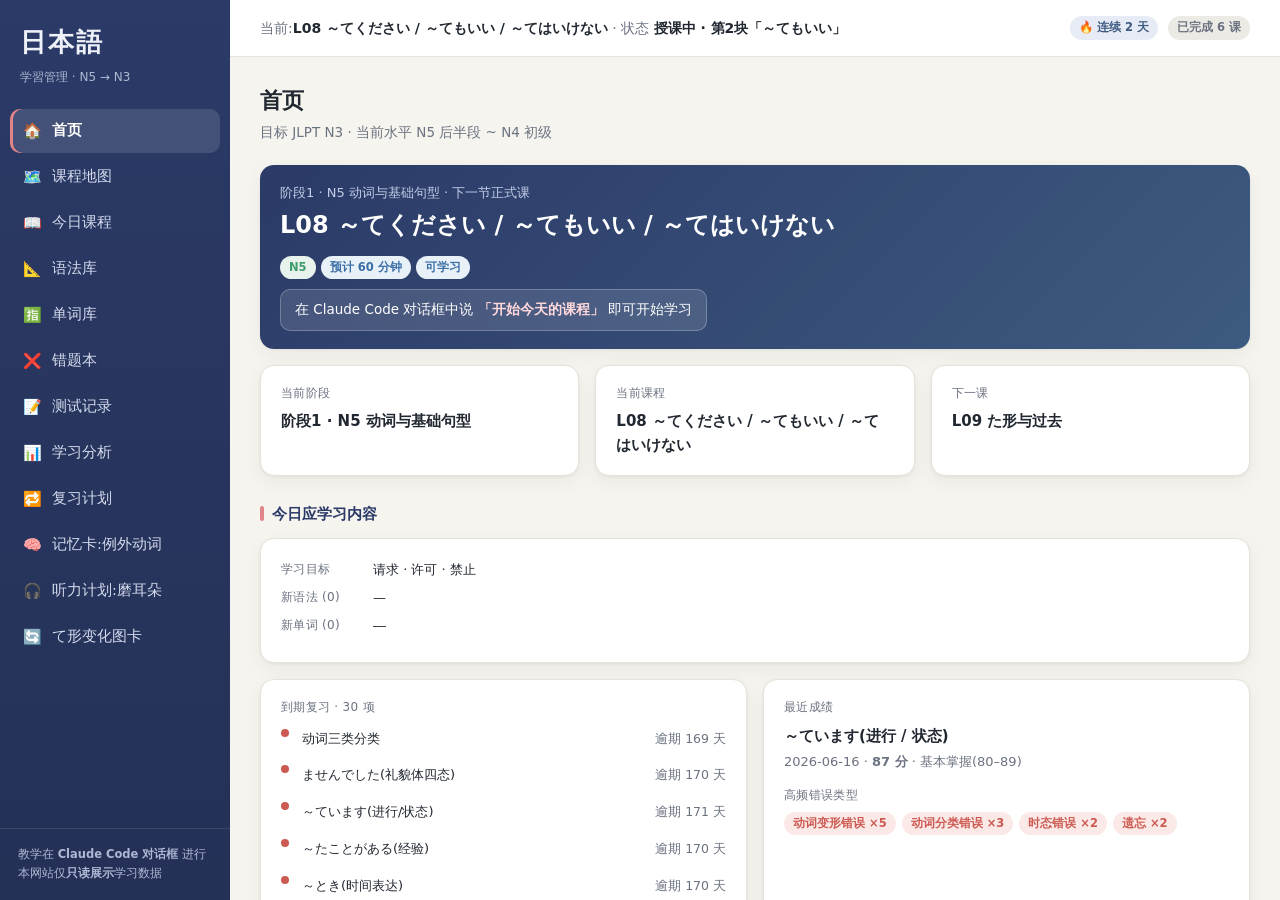
<file: index.html>
<!DOCTYPE html>
<html lang="zh-CN">
<head>
  <meta charset="UTF-8" />
  <meta name="viewport" content="width=device-width, initial-scale=1.0" />
  <meta http-equiv="refresh" content="0; url=web/" />
  <link rel="canonical" href="web/" />
  <title>日本語学習 · 学习管理后台</title>
  <style>body{font-family:system-ui,"PingFang SC",sans-serif;background:#f6f4ef;color:#2b3a67;display:flex;height:100vh;align-items:center;justify-content:center;margin:0}</style>
</head>
<body>
  <p>正在进入学习仪表盘…&nbsp; 如未自动跳转,请点击 <a href="web/">这里</a>。</p>
</body>
</html>
</file>
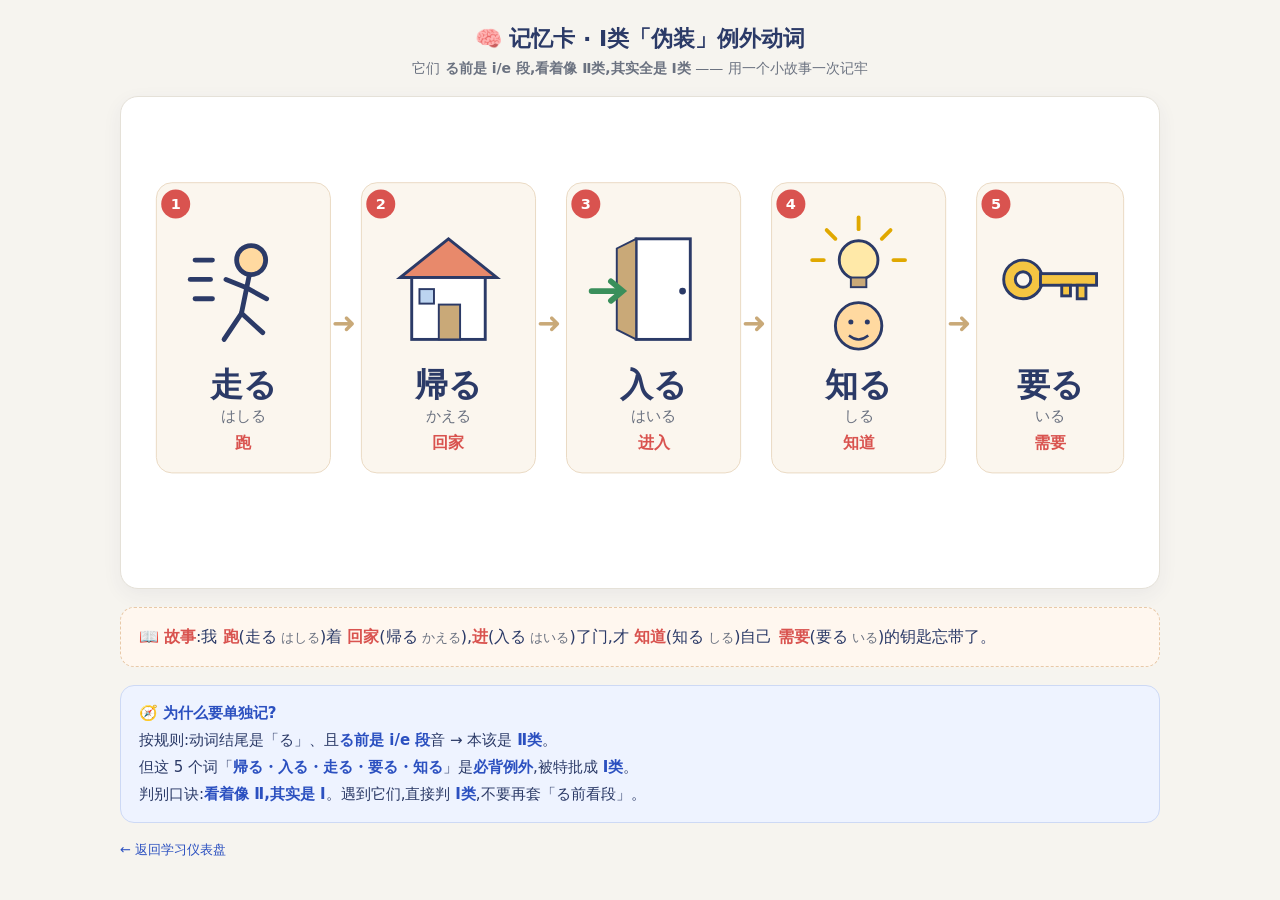
<file: web/cards/exception-verbs.html>
<!DOCTYPE html>
<html lang="zh-CN">
<head>
  <meta charset="UTF-8" />
  <meta name="viewport" content="width=device-width, initial-scale=1.0" />
  <title>记忆卡 · Ⅰ类例外动词(帰る・入る・走る・要る・知る)</title>
  <style>
    :root{ --bg:#f6f4ef; --ink:#2b3a67; --muted:#6b7280; --accent:#d9534f; --card:#fff; --line:#e5e1d8; }
    *{box-sizing:border-box}
    body{font-family:system-ui,"PingFang SC","Hiragino Sans",sans-serif;background:var(--bg);color:var(--ink);margin:0;padding:24px 16px;display:flex;flex-direction:column;align-items:center;gap:18px}
    .head{max-width:1040px;width:100%;text-align:center}
    .head h1{font-size:22px;margin:0 0 6px}
    .head p{margin:0;color:var(--muted);font-size:14px}
    .card{background:var(--card);border:1px solid var(--line);border-radius:18px;max-width:1040px;width:100%;padding:18px 16px;box-shadow:0 6px 20px rgba(43,58,103,.06)}
    .story{max-width:1040px;width:100%;background:#fff7ef;border:1px dashed #e8c9a8;border-radius:14px;padding:14px 18px;font-size:16px;line-height:1.9}
    .story b{color:var(--accent)}
    .story .kana{color:var(--muted);font-size:13px}
    .rule{max-width:1040px;width:100%;background:#eef3ff;border:1px solid #cdd9f5;border-radius:14px;padding:14px 18px;font-size:15px;line-height:1.8}
    .rule b{color:#2b50c0}
    svg{width:100%;height:auto;display:block}
    .back{max-width:1040px;width:100%;font-size:13px}
    .back a{color:#2b50c0;text-decoration:none}
    @media(max-width:560px){ .head h1{font-size:19px} .story,.rule{font-size:14px} }
  </style>
</head>
<body>
  <div class="head">
    <h1>🧠 记忆卡 · Ⅰ类「伪装」例外动词</h1>
    <p>它们 <b>る前是 i/e 段,看着像 Ⅱ类,其实全是 Ⅰ类</b> —— 用一个小故事一次记牢</p>
  </div>

  <div class="card">
    <svg viewBox="0 0 1040 470" role="img" aria-label="五格连环画:跑着回家,进门,才知道需要的钥匙忘带了">
      <!-- panels -->
      <g font-family="system-ui,'PingFang SC',sans-serif">
        <!-- ===== PANEL 1 走る ===== -->
        <g>
          <rect x="20" y="70" width="180" height="300" rx="16" fill="#fbf6ee" stroke="#ead9c2"/>
          <circle cx="40" cy="92" r="15" fill="#d9534f"/><text x="40" y="97" text-anchor="middle" fill="#fff" font-size="15" font-weight="700">1</text>
          <!-- runner -->
          <g stroke="#2b3a67" stroke-width="5" stroke-linecap="round" fill="none">
            <line x1="60" y1="150" x2="78" y2="150"/><line x1="55" y1="170" x2="76" y2="170"/><line x1="60" y1="190" x2="78" y2="190"/>
            <circle cx="118" cy="150" r="15" fill="#ffd9a0" stroke="#2b3a67"/>
            <line x1="116" y1="166" x2="108" y2="205"/>
            <line x1="112" y1="178" x2="92" y2="170"/><line x1="112" y1="178" x2="134" y2="190"/>
            <line x1="108" y1="205" x2="90" y2="232"/><line x1="108" y1="205" x2="130" y2="225"/>
          </g>
          <text x="110" y="290" text-anchor="middle" font-size="34" font-weight="800" fill="#2b3a67">走る</text>
          <text x="110" y="316" text-anchor="middle" font-size="15" fill="#6b7280">はしる</text>
          <text x="110" y="344" text-anchor="middle" font-size="17" fill="#d9534f" font-weight="700">跑</text>
        </g>
        <!-- arrow -->
        <text x="214" y="225" text-anchor="middle" font-size="30" fill="#c9a978">➜</text>

        <!-- ===== PANEL 2 帰る ===== -->
        <g>
          <rect x="232" y="70" width="180" height="300" rx="16" fill="#fbf6ee" stroke="#ead9c2"/>
          <circle cx="252" cy="92" r="15" fill="#d9534f"/><text x="252" y="97" text-anchor="middle" fill="#fff" font-size="15" font-weight="700">2</text>
          <!-- house -->
          <polygon points="322,128 372,168 272,168" fill="#e8896b" stroke="#2b3a67" stroke-width="3"/>
          <rect x="284" y="168" width="76" height="64" fill="#fff" stroke="#2b3a67" stroke-width="3"/>
          <rect x="312" y="196" width="22" height="36" fill="#c9a978" stroke="#2b3a67" stroke-width="2"/>
          <rect x="292" y="180" width="15" height="15" fill="#bcd4f0" stroke="#2b3a67" stroke-width="2"/>
          <text x="322" y="290" text-anchor="middle" font-size="34" font-weight="800" fill="#2b3a67">帰る</text>
          <text x="322" y="316" text-anchor="middle" font-size="15" fill="#6b7280">かえる</text>
          <text x="322" y="344" text-anchor="middle" font-size="17" fill="#d9534f" font-weight="700">回家</text>
        </g>
        <text x="426" y="225" text-anchor="middle" font-size="30" fill="#c9a978">➜</text>

        <!-- ===== PANEL 3 入る ===== -->
        <g>
          <rect x="444" y="70" width="180" height="300" rx="16" fill="#fbf6ee" stroke="#ead9c2"/>
          <circle cx="464" cy="92" r="15" fill="#d9534f"/><text x="464" y="97" text-anchor="middle" fill="#fff" font-size="15" font-weight="700">3</text>
          <!-- doorway -->
          <rect x="516" y="128" width="56" height="104" fill="#fff" stroke="#2b3a67" stroke-width="3"/>
          <polygon points="516,128 516,232 496,222 496,138" fill="#c9a978" stroke="#2b3a67" stroke-width="2"/>
          <circle cx="564" cy="182" r="3.5" fill="#2b3a67"/>
          <!-- enter arrow -->
          <g stroke="#3a8f5b" stroke-width="6" stroke-linecap="round" fill="none">
            <line x1="470" y1="182" x2="500" y2="182"/>
            <polyline points="490,172 502,182 490,192"/>
          </g>
          <text x="534" y="290" text-anchor="middle" font-size="34" font-weight="800" fill="#2b3a67">入る</text>
          <text x="534" y="316" text-anchor="middle" font-size="15" fill="#6b7280">はいる</text>
          <text x="534" y="344" text-anchor="middle" font-size="17" fill="#d9534f" font-weight="700">进入</text>
        </g>
        <text x="638" y="225" text-anchor="middle" font-size="30" fill="#c9a978">➜</text>

        <!-- ===== PANEL 4 知る ===== -->
        <g>
          <rect x="656" y="70" width="180" height="300" rx="16" fill="#fbf6ee" stroke="#ead9c2"/>
          <circle cx="676" cy="92" r="15" fill="#d9534f"/><text x="676" y="97" text-anchor="middle" fill="#fff" font-size="15" font-weight="700">4</text>
          <!-- lightbulb (idea) -->
          <g stroke="#e0a800" stroke-width="4" stroke-linecap="round">
            <line x1="746" y1="118" x2="746" y2="106"/><line x1="722" y1="128" x2="713" y2="119"/>
            <line x1="770" y1="128" x2="779" y2="119"/><line x1="710" y1="150" x2="698" y2="150"/><line x1="782" y1="150" x2="794" y2="150"/>
          </g>
          <circle cx="746" cy="150" r="20" fill="#ffe9a8" stroke="#2b3a67" stroke-width="3"/>
          <rect x="738" y="168" width="16" height="10" fill="#c9a978" stroke="#2b3a67" stroke-width="2"/>
          <!-- head -->
          <circle cx="746" cy="218" r="24" fill="#ffd9a0" stroke="#2b3a67" stroke-width="3"/>
          <circle cx="738" cy="214" r="2.6" fill="#2b3a67"/><circle cx="755" cy="214" r="2.6" fill="#2b3a67"/>
          <path d="M736 228 Q746 236 756 228" fill="none" stroke="#2b3a67" stroke-width="2.5"/>
          <text x="746" y="290" text-anchor="middle" font-size="34" font-weight="800" fill="#2b3a67">知る</text>
          <text x="746" y="316" text-anchor="middle" font-size="15" fill="#6b7280">しる</text>
          <text x="746" y="344" text-anchor="middle" font-size="17" fill="#d9534f" font-weight="700">知道</text>
        </g>
        <text x="850" y="225" text-anchor="middle" font-size="30" fill="#c9a978">➜</text>

        <!-- ===== PANEL 5 要る ===== -->
        <g>
          <rect x="868" y="70" width="152" height="300" rx="16" fill="#fbf6ee" stroke="#ead9c2"/>
          <circle cx="888" cy="92" r="15" fill="#d9534f"/><text x="888" y="97" text-anchor="middle" fill="#fff" font-size="15" font-weight="700">5</text>
          <!-- key -->
          <g stroke="#2b3a67" stroke-width="3">
            <circle cx="916" cy="170" r="20" fill="#f5c542"/>
            <circle cx="916" cy="170" r="8" fill="#fbf6ee"/>
            <rect x="934" y="164" width="58" height="12" fill="#f5c542"/>
            <rect x="972" y="176" width="9" height="14" fill="#f5c542"/>
            <rect x="956" y="176" width="9" height="11" fill="#f5c542"/>
          </g>
          <text x="944" y="290" text-anchor="middle" font-size="34" font-weight="800" fill="#2b3a67">要る</text>
          <text x="944" y="316" text-anchor="middle" font-size="15" fill="#6b7280">いる</text>
          <text x="944" y="344" text-anchor="middle" font-size="17" fill="#d9534f" font-weight="700">需要</text>
        </g>
      </g>
    </svg>
  </div>

  <div class="story">
    📖 <b>故事</b>:我&nbsp;<b>跑</b>(走る<span class="kana"> はしる</span>)着&nbsp;<b>回家</b>(帰る<span class="kana"> かえる</span>),<b>进</b>(入る<span class="kana"> はいる</span>)了门,才&nbsp;<b>知道</b>(知る<span class="kana"> しる</span>)自己&nbsp;<b>需要</b>(要る<span class="kana"> いる</span>)的钥匙忘带了。
  </div>

  <div class="rule">
    🧭 <b>为什么要单独记?</b><br/>
    按规则:动词结尾是「る」、且<b>る前是 i/e 段</b>音 → 本该是 <b>Ⅱ类</b>。<br/>
    但这 5 个词「<b>帰る・入る・走る・要る・知る</b>」是<b>必背例外</b>,被特批成 <b>Ⅰ类</b>。<br/>
    判别口诀:<b>看着像 Ⅱ,其实是 Ⅰ</b>。遇到它们,直接判 <b>Ⅰ类</b>,不要再套「る前看段」。
  </div>

  <div class="back"><a href="../">← 返回学习仪表盘</a></div>
</body>
</html>
</file>
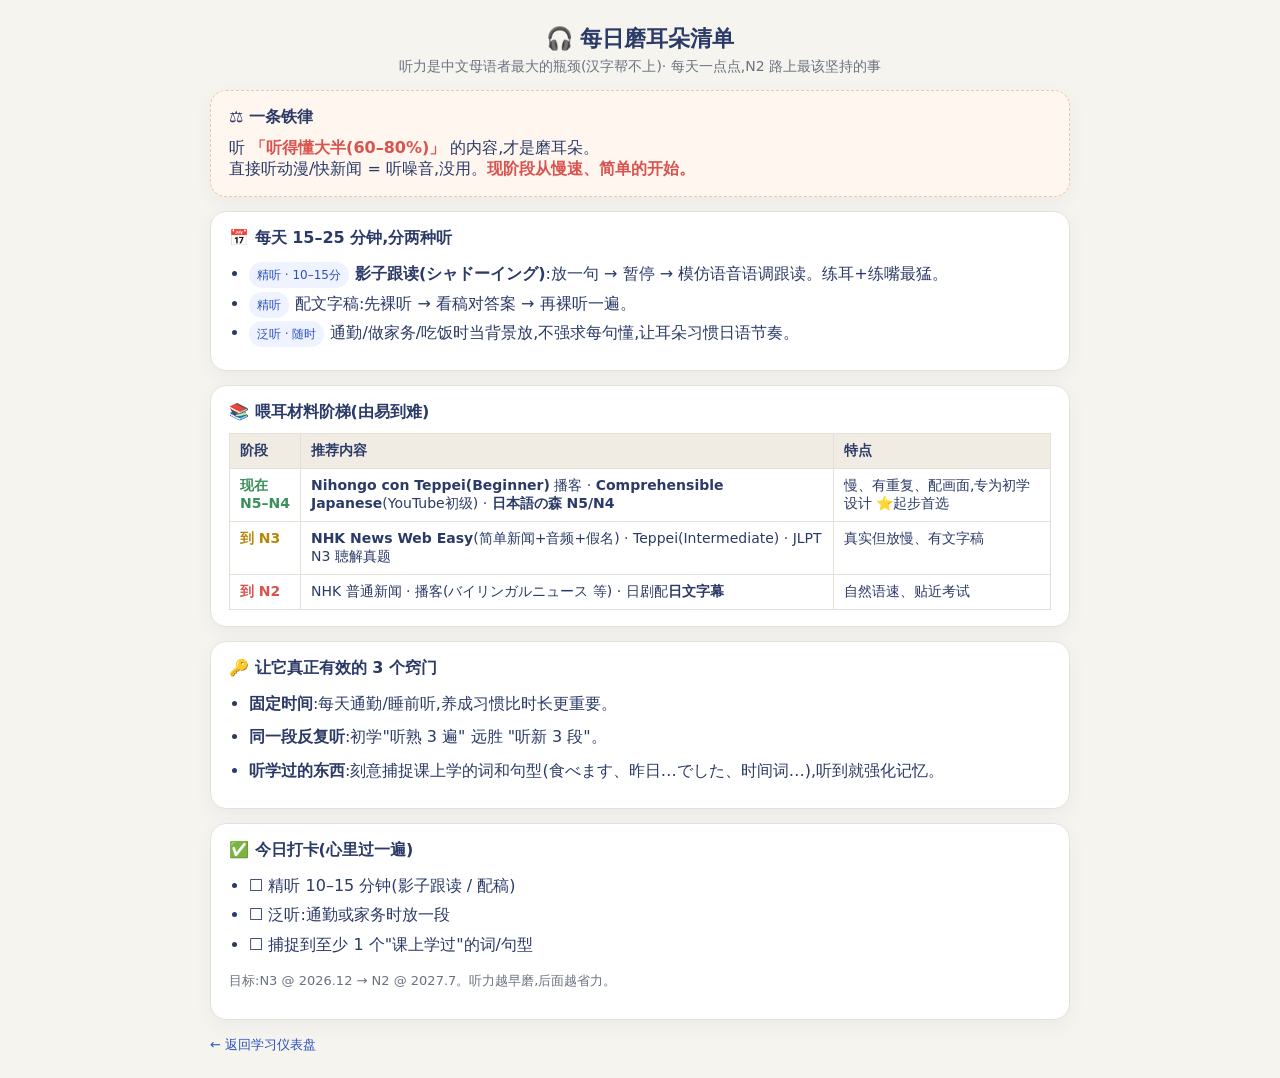
<file: web/cards/listening-plan.html>
<!DOCTYPE html>
<html lang="zh-CN">
<head>
  <meta charset="UTF-8" />
  <meta name="viewport" content="width=device-width, initial-scale=1.0" />
  <title>每日磨耳朵清单 · 听力训练计划</title>
  <style>
    :root{ --bg:#f6f4ef; --ink:#2b3a67; --muted:#6b7280; --accent:#d9534f; --green:#3a8f5b; --blue:#2b50c0; --card:#fff; --line:#e5e1d8; }
    *{box-sizing:border-box}
    body{font-family:system-ui,"PingFang SC","Hiragino Sans",sans-serif;background:var(--bg);color:var(--ink);margin:0;padding:24px 16px;display:flex;flex-direction:column;align-items:center;gap:16px}
    .wrap{max-width:860px;width:100%}
    h1{font-size:22px;margin:0 0 4px;text-align:center}
    .sub{color:var(--muted);font-size:14px;text-align:center;margin:0 0 8px}
    .card{background:var(--card);border:1px solid var(--line);border-radius:16px;padding:16px 18px;margin-top:14px;box-shadow:0 6px 18px rgba(43,58,103,.05)}
    .card h2{font-size:16px;margin:0 0 10px;display:flex;align-items:center;gap:8px}
    .law{background:#fff7ef;border:1px dashed #e8c9a8}
    .law b{color:var(--accent)}
    ul{margin:6px 0;padding-left:20px;line-height:1.85}
    li b{color:var(--ink)}
    .tag{display:inline-block;font-size:12px;padding:2px 8px;border-radius:999px;background:#eef3ff;color:var(--blue);margin-right:6px}
    table{width:100%;border-collapse:collapse;margin-top:6px;font-size:14px}
    th,td{border:1px solid var(--line);padding:8px 10px;text-align:left;vertical-align:top}
    th{background:#f0ece3}
    .lv{font-weight:700;white-space:nowrap}
    .lv.now{color:var(--green)} .lv.n3{color:#b8860b} .lv.n2{color:var(--accent)}
    .tips li{margin-bottom:4px}
    .back{font-size:13px;margin-top:16px}
    .back a{color:var(--blue);text-decoration:none}
    .pill{font-size:13px;color:var(--muted)}
    @media(max-width:560px){ h1{font-size:19px} table{font-size:13px} th,td{padding:6px} }
  </style>
</head>
<body>
  <div class="wrap">
    <h1>🎧 每日磨耳朵清单</h1>
    <p class="sub">听力是中文母语者最大的瓶颈(汉字帮不上)· 每天一点点,N2 路上最该坚持的事</p>

    <div class="card law">
      <h2>⚖️ 一条铁律</h2>
      <div>听 <b>「听得懂大半(60–80%)」</b> 的内容,才是磨耳朵。<br/>
      直接听动漫/快新闻 = 听噪音,没用。<b>现阶段从慢速、简单的开始。</b></div>
    </div>

    <div class="card">
      <h2>📅 每天 15–25 分钟,分两种听</h2>
      <ul>
        <li><span class="tag">精听 · 10–15分</span><b>影子跟读(シャドーイング)</b>:放一句 → 暂停 → 模仿语音语调跟读。练耳+练嘴最猛。</li>
        <li><span class="tag">精听</span>配文字稿:先裸听 → 看稿对答案 → 再裸听一遍。</li>
        <li><span class="tag">泛听 · 随时</span>通勤/做家务/吃饭时当背景放,不强求每句懂,让耳朵习惯日语节奏。</li>
      </ul>
    </div>

    <div class="card">
      <h2>📚 喂耳材料阶梯(由易到难)</h2>
      <table>
        <thead><tr><th>阶段</th><th>推荐内容</th><th>特点</th></tr></thead>
        <tbody>
          <tr><td class="lv now">现在<br/>N5–N4</td><td><b>Nihongo con Teppei(Beginner)</b> 播客 · <b>Comprehensible Japanese</b>(YouTube初级) · <b>日本語の森 N5/N4</b></td><td>慢、有重复、配画面,专为初学设计 ⭐起步首选</td></tr>
          <tr><td class="lv n3">到 N3</td><td><b>NHK News Web Easy</b>(简单新闻+音频+假名) · Teppei(Intermediate) · JLPT N3 聴解真题</td><td>真实但放慢、有文字稿</td></tr>
          <tr><td class="lv n2">到 N2</td><td>NHK 普通新闻 · 播客(バイリンガルニュース 等) · 日剧配<b>日文字幕</b></td><td>自然语速、贴近考试</td></tr>
        </tbody>
      </table>
    </div>

    <div class="card">
      <h2>🔑 让它真正有效的 3 个窍门</h2>
      <ul class="tips">
        <li><b>固定时间</b>:每天通勤/睡前听,养成习惯比时长更重要。</li>
        <li><b>同一段反复听</b>:初学"听熟 3 遍" 远胜 "听新 3 段"。</li>
        <li><b>听学过的东西</b>:刻意捕捉课上学的词和句型(食べます、昨日…でした、时间词…),听到就强化记忆。</li>
      </ul>
    </div>

    <div class="card">
      <h2>✅ 今日打卡(心里过一遍)</h2>
      <ul>
        <li>☐ 精听 10–15 分钟(影子跟读 / 配稿)</li>
        <li>☐ 泛听:通勤或家务时放一段</li>
        <li>☐ 捕捉到至少 1 个"课上学过"的词/句型</li>
      </ul>
      <p class="pill">目标:N3 @ 2026.12 → N2 @ 2027.7。听力越早磨,后面越省力。</p>
    </div>

    <div class="back"><a href="../">← 返回学习仪表盘</a></div>
  </div>
</body>
</html>
</file>
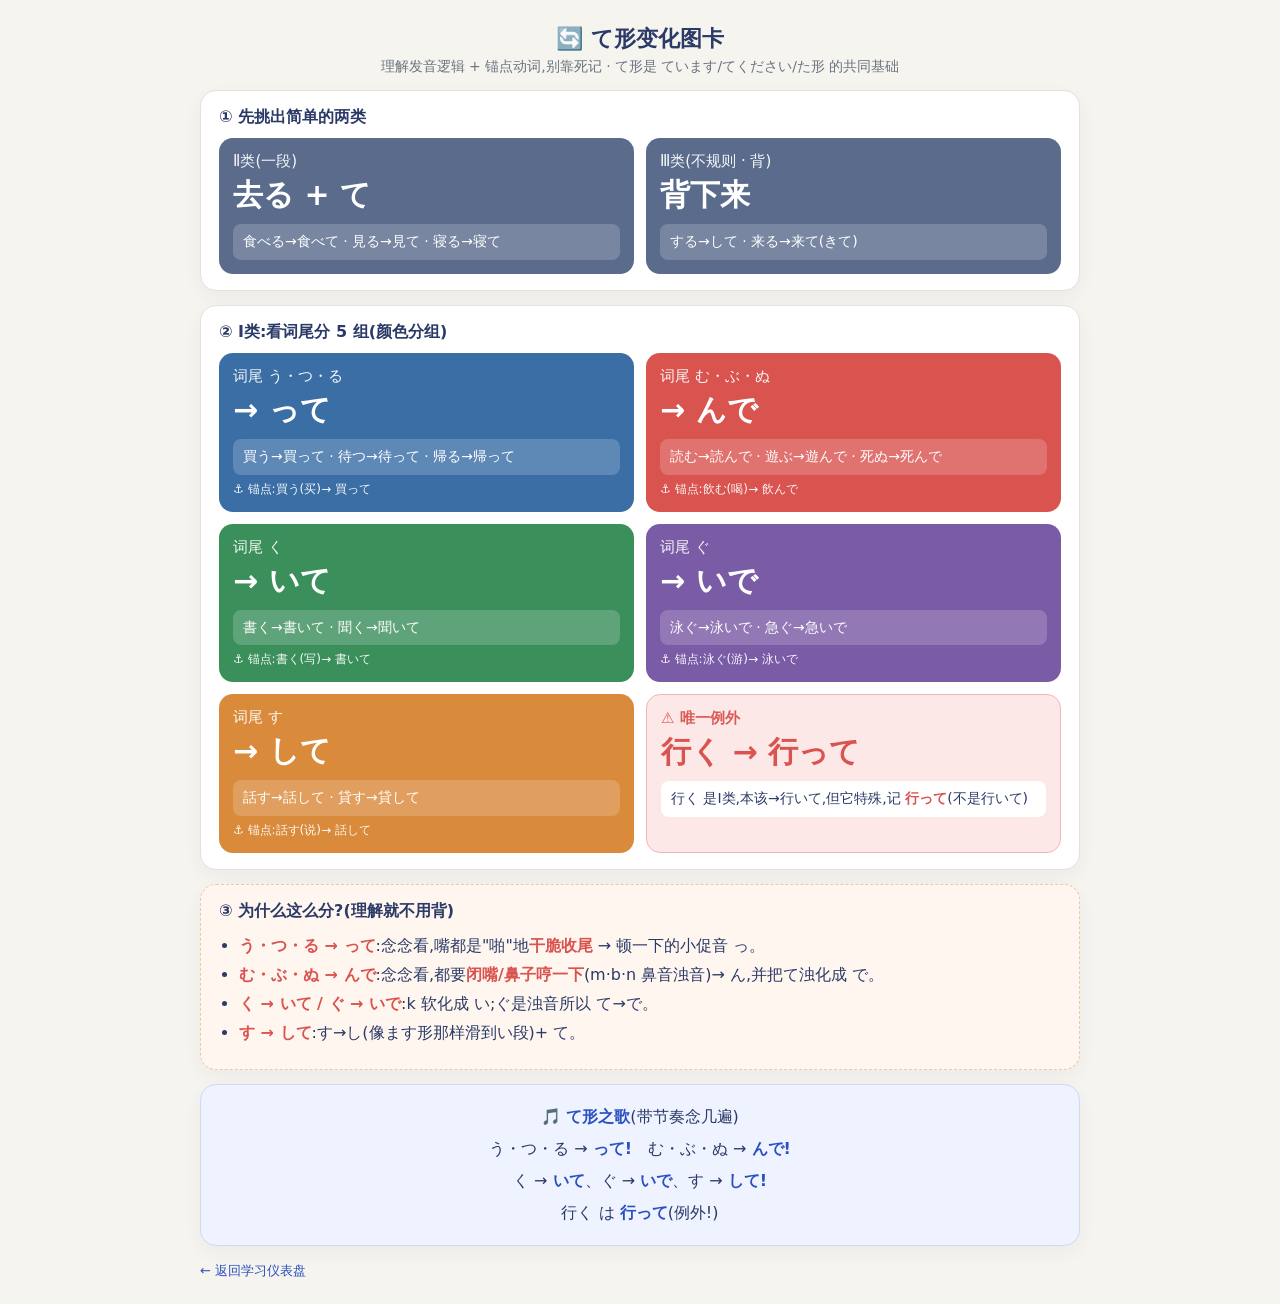
<file: web/cards/te-form.html>
<!DOCTYPE html>
<html lang="zh-CN">
<head>
  <meta charset="UTF-8" />
  <meta name="viewport" content="width=device-width, initial-scale=1.0" />
  <title>て形变化图卡 · 不靠死记</title>
  <style>
    :root{ --bg:#f6f4ef; --ink:#2b3a67; --muted:#6b7280; --card:#fff; --line:#e5e1d8;
      --blue:#3a6ea5; --red:#d9534f; --green:#3a8f5b; --purple:#7a5ba6; --orange:#d98a3a; }
    *{box-sizing:border-box}
    body{font-family:system-ui,"PingFang SC","Hiragino Sans",sans-serif;background:var(--bg);color:var(--ink);margin:0;padding:24px 16px;display:flex;flex-direction:column;align-items:center;gap:14px}
    .wrap{max-width:880px;width:100%}
    h1{font-size:22px;margin:0 0 4px;text-align:center}
    .sub{color:var(--muted);font-size:14px;text-align:center;margin:0}
    .card{background:var(--card);border:1px solid var(--line);border-radius:16px;padding:16px 18px;margin-top:14px;box-shadow:0 6px 18px rgba(43,58,103,.05)}
    .card h2{font-size:16px;margin:0 0 10px}
    .grid{display:grid;grid-template-columns:1fr 1fr;gap:12px}
    @media(max-width:620px){ .grid{grid-template-columns:1fr} }
    .grp{border-radius:14px;padding:14px;color:#fff}
    .grp .end{font-size:15px;opacity:.95}
    .grp .arrow{font-size:30px;font-weight:800;margin:4px 0}
    .grp .ex{background:rgba(255,255,255,.18);border-radius:8px;padding:6px 10px;margin-top:8px;font-size:14px;line-height:1.7}
    .grp .anchor{font-size:12px;margin-top:6px;opacity:.95}
    .g-tte{background:var(--blue)} .g-nde{background:var(--red)} .g-ite{background:var(--green)}
    .g-ide{background:var(--purple)} .g-shite{background:var(--orange)}
    .g-simple{background:#5a6b8c}
    .why{background:#fff7ef;border:1px dashed #e8c9a8}
    .why b{color:var(--red)}
    .song{background:#eef3ff;border:1px solid #cdd9f5;text-align:center;font-size:16px;line-height:2}
    .song b{color:#2b50c0}
    .exc{background:#fde8e8;border:1px solid #f3b6b6}
    .exc b{color:var(--red)}
    .back{font-size:13px;margin-top:16px} .back a{color:#2b50c0;text-decoration:none}
    ul{margin:6px 0;padding-left:20px;line-height:1.8}
  </style>
</head>
<body>
  <div class="wrap">
    <h1>🔄 て形变化图卡</h1>
    <p class="sub">理解发音逻辑 + 锚点动词,别靠死记 · て形是 ています/てください/た形 的共同基础</p>

    <div class="card">
      <h2>① 先挑出简单的两类</h2>
      <div class="grid">
        <div class="grp g-simple">
          <div class="end">Ⅱ类(一段)</div>
          <div class="arrow">去る + て</div>
          <div class="ex">食べる→食べて · 見る→見て · 寝る→寝て</div>
        </div>
        <div class="grp g-simple">
          <div class="end">Ⅲ类(不规则 · 背)</div>
          <div class="arrow">背下来</div>
          <div class="ex">する→して · 来る→来て(きて)</div>
        </div>
      </div>
    </div>

    <div class="card">
      <h2>② Ⅰ类:看词尾分 5 组(颜色分组)</h2>
      <div class="grid">
        <div class="grp g-tte">
          <div class="end">词尾 う・つ・る</div>
          <div class="arrow">→ って</div>
          <div class="ex">買う→買って · 待つ→待って · 帰る→帰って</div>
          <div class="anchor">⚓ 锚点:買う(买)→ 買って</div>
        </div>
        <div class="grp g-nde">
          <div class="end">词尾 む・ぶ・ぬ</div>
          <div class="arrow">→ んで</div>
          <div class="ex">読む→読んで · 遊ぶ→遊んで · 死ぬ→死んで</div>
          <div class="anchor">⚓ 锚点:飲む(喝)→ 飲んで</div>
        </div>
        <div class="grp g-ite">
          <div class="end">词尾 く</div>
          <div class="arrow">→ いて</div>
          <div class="ex">書く→書いて · 聞く→聞いて</div>
          <div class="anchor">⚓ 锚点:書く(写)→ 書いて</div>
        </div>
        <div class="grp g-ide">
          <div class="end">词尾 ぐ</div>
          <div class="arrow">→ いで</div>
          <div class="ex">泳ぐ→泳いで · 急ぐ→急いで</div>
          <div class="anchor">⚓ 锚点:泳ぐ(游)→ 泳いで</div>
        </div>
        <div class="grp g-shite">
          <div class="end">词尾 す</div>
          <div class="arrow">→ して</div>
          <div class="ex">話す→話して · 貸す→貸して</div>
          <div class="anchor">⚓ 锚点:話す(说)→ 話して</div>
        </div>
        <div class="grp exc" style="color:var(--ink)">
          <div class="end" style="color:var(--red);font-weight:700">⚠️ 唯一例外</div>
          <div class="arrow" style="color:var(--red)">行く → 行って</div>
          <div class="ex" style="background:#fff;color:var(--ink)">行く 是Ⅰ类,本该→行いて,但它特殊,记 <b>行って</b>(不是行いて)</div>
        </div>
      </div>
    </div>

    <div class="card why">
      <h2>③ 为什么这么分?(理解就不用背)</h2>
      <ul>
        <li><b>う・つ・る → って</b>:念念看,嘴都是"啪"地<b>干脆收尾</b> → 顿一下的小促音 っ。</li>
        <li><b>む・ぶ・ぬ → んで</b>:念念看,都要<b>闭嘴/鼻子哼一下</b>(m·b·n 鼻音浊音)→ ん,并把て浊化成 で。</li>
        <li><b>く → いて / ぐ → いで</b>:k 软化成 い;ぐ是浊音所以 て→で。</li>
        <li><b>す → して</b>:す→し(像ます形那样滑到い段)+ て。</li>
      </ul>
    </div>

    <div class="card song">
      🎵 <b>て形之歌</b>(带节奏念几遍)<br/>
      う・つ・る → <b>って!</b>　む・ぶ・ぬ → <b>んで!</b><br/>
      く → <b>いて</b>、ぐ → <b>いで</b>、す → <b>して!</b><br/>
      行く は <b>行って</b>(例外!)
    </div>

    <div class="back"><a href="../">← 返回学习仪表盘</a></div>
  </div>
</body>
</html>
</file>
